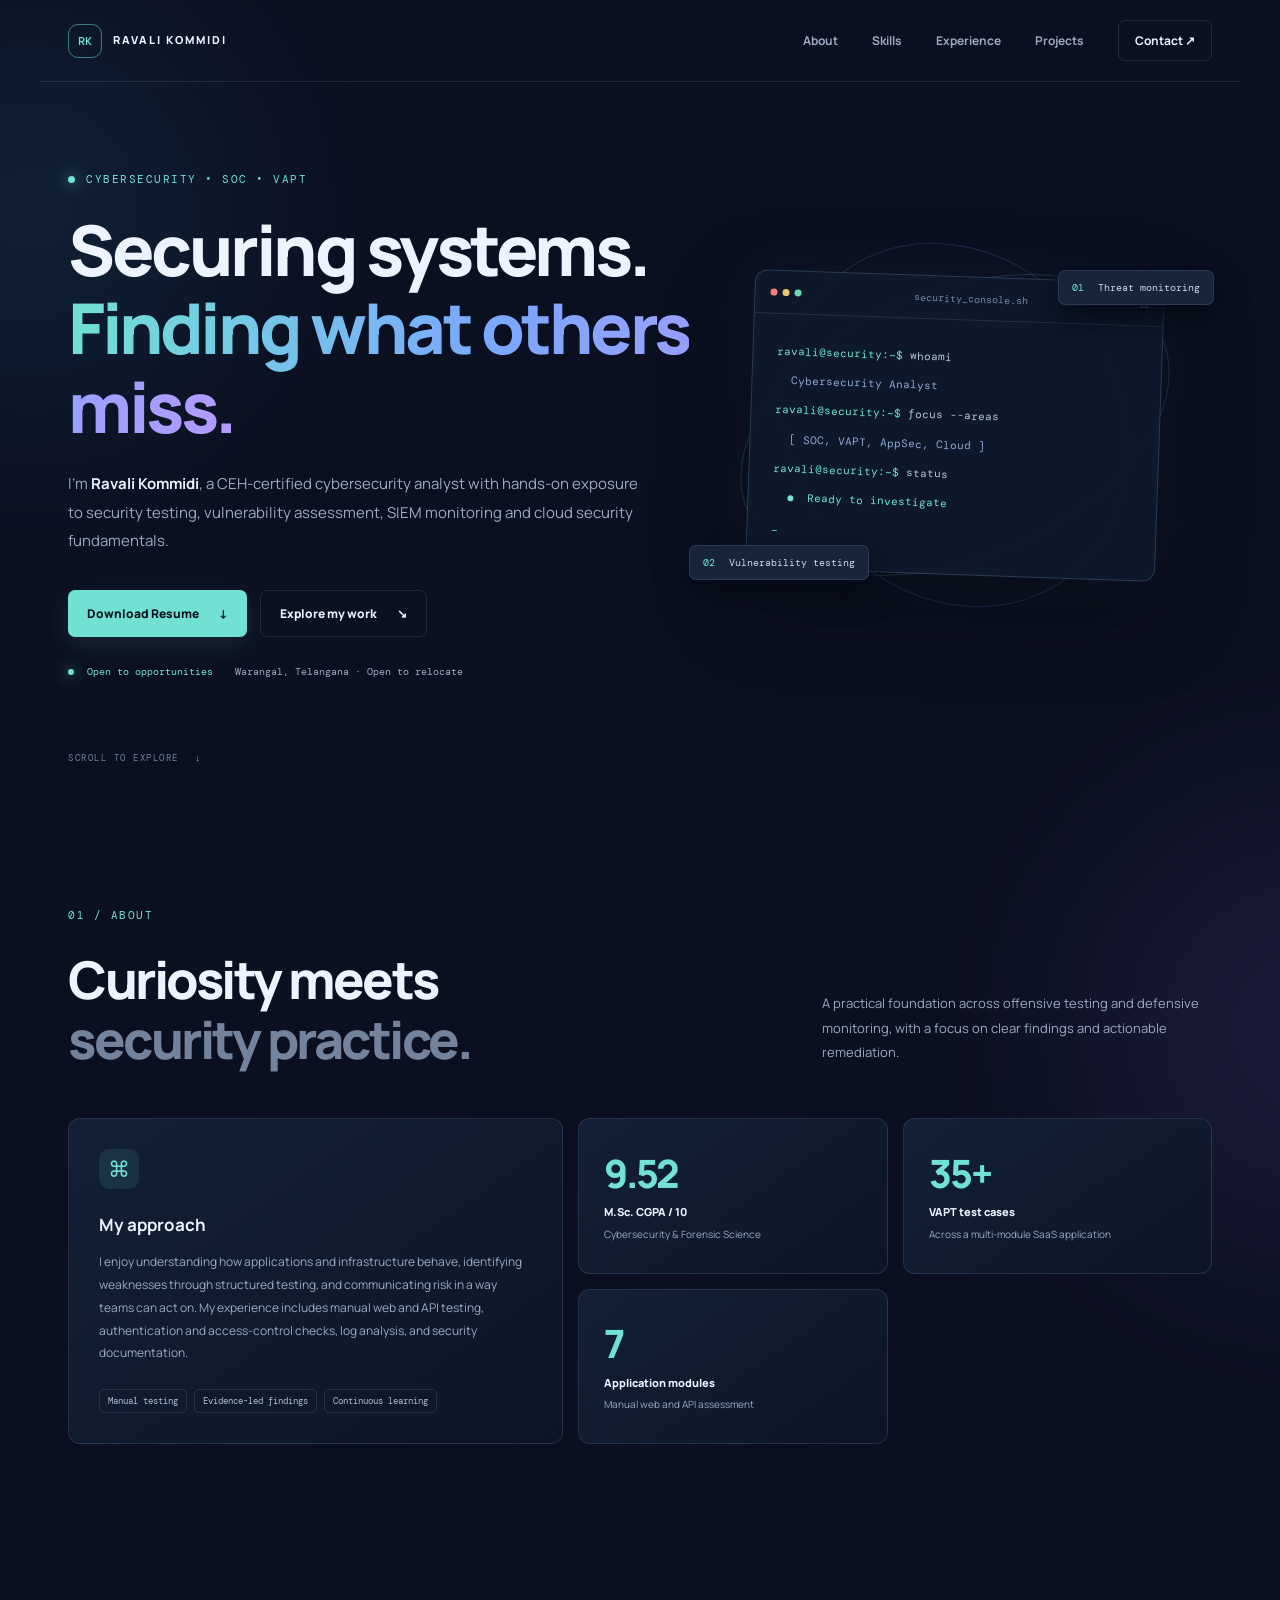
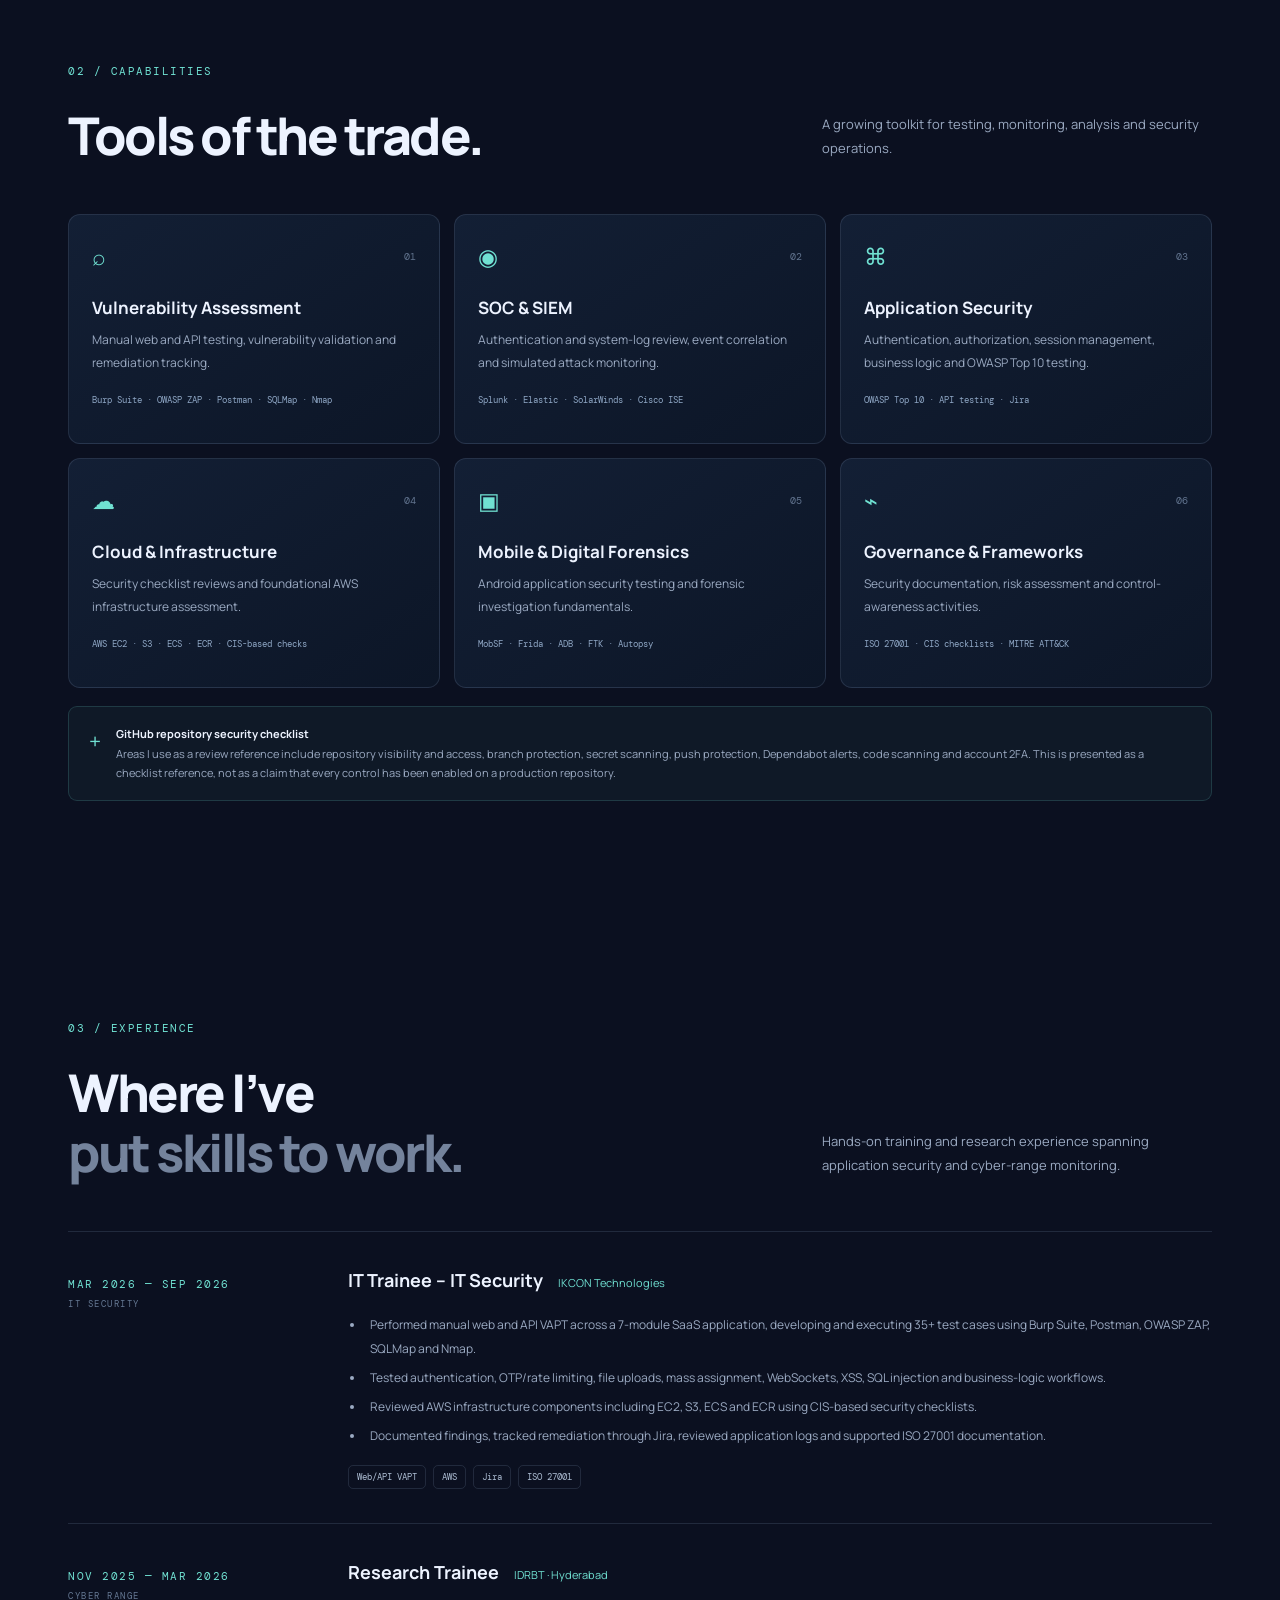
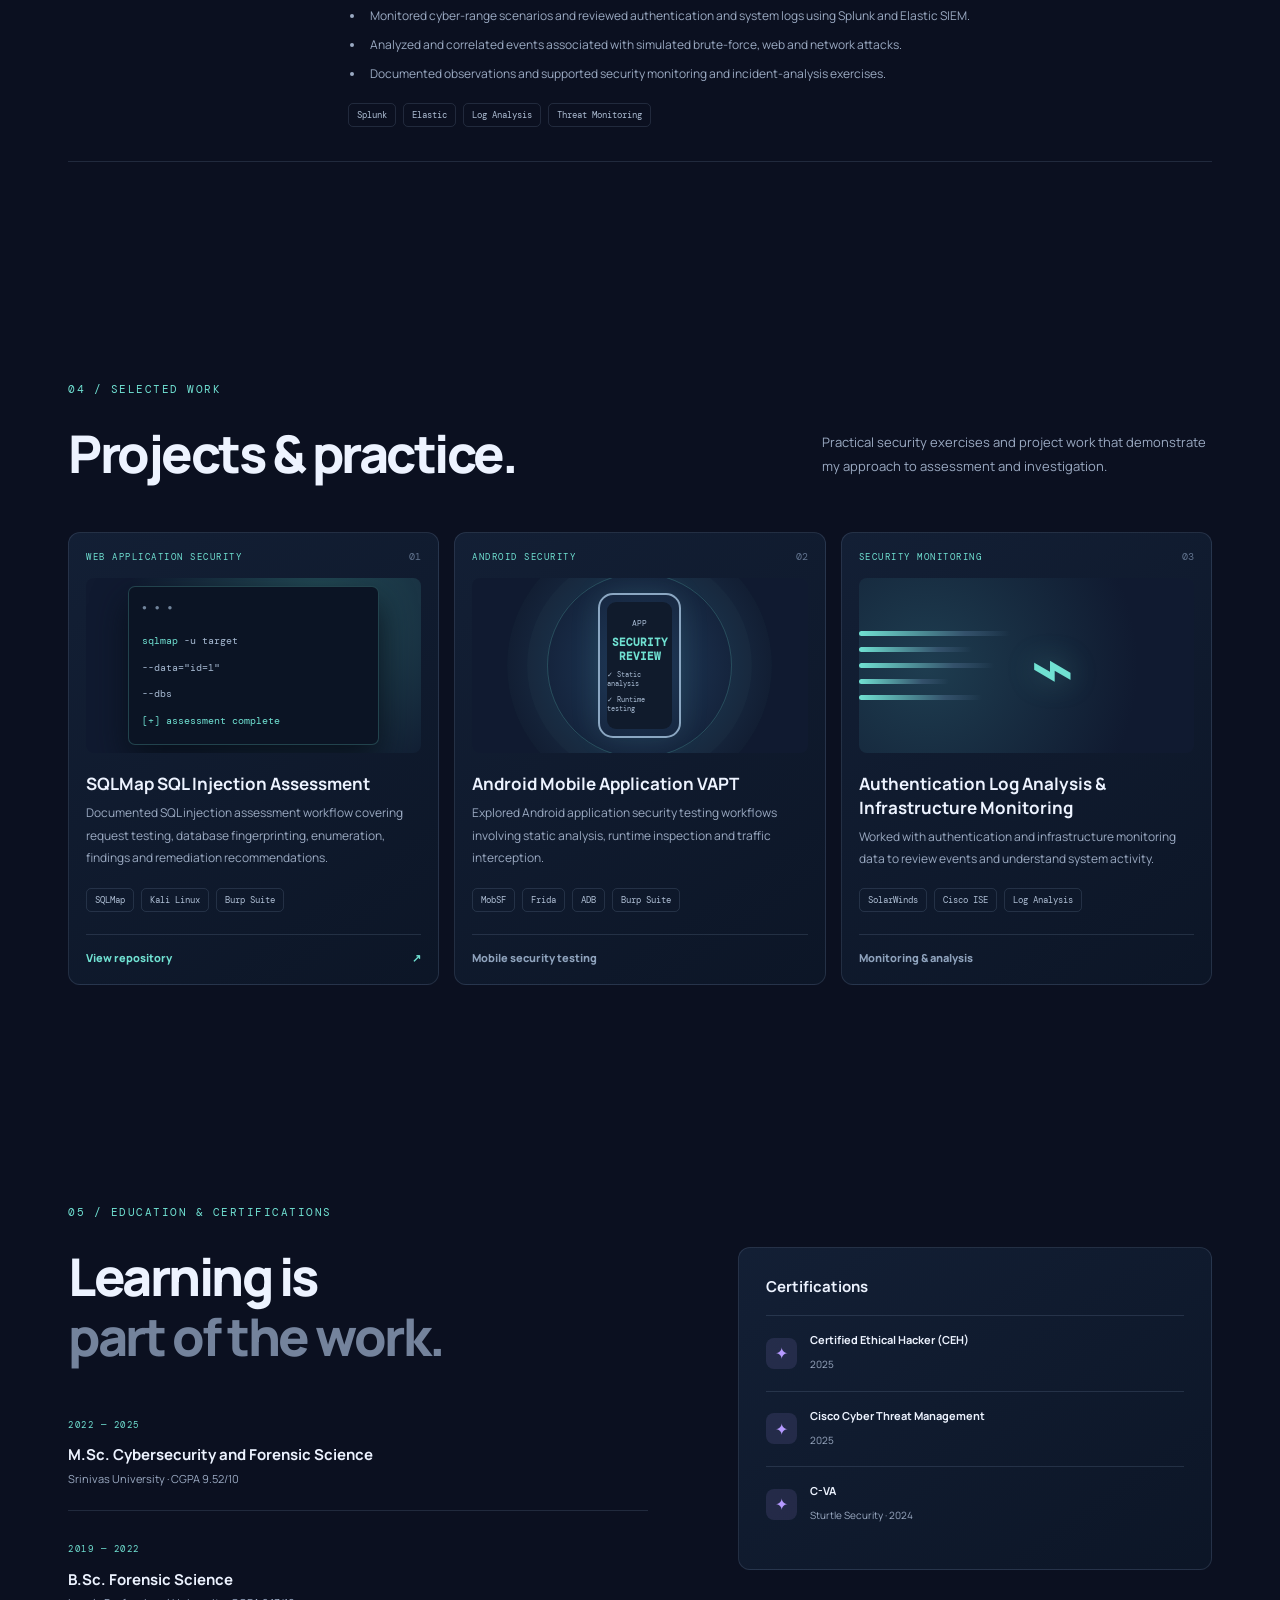
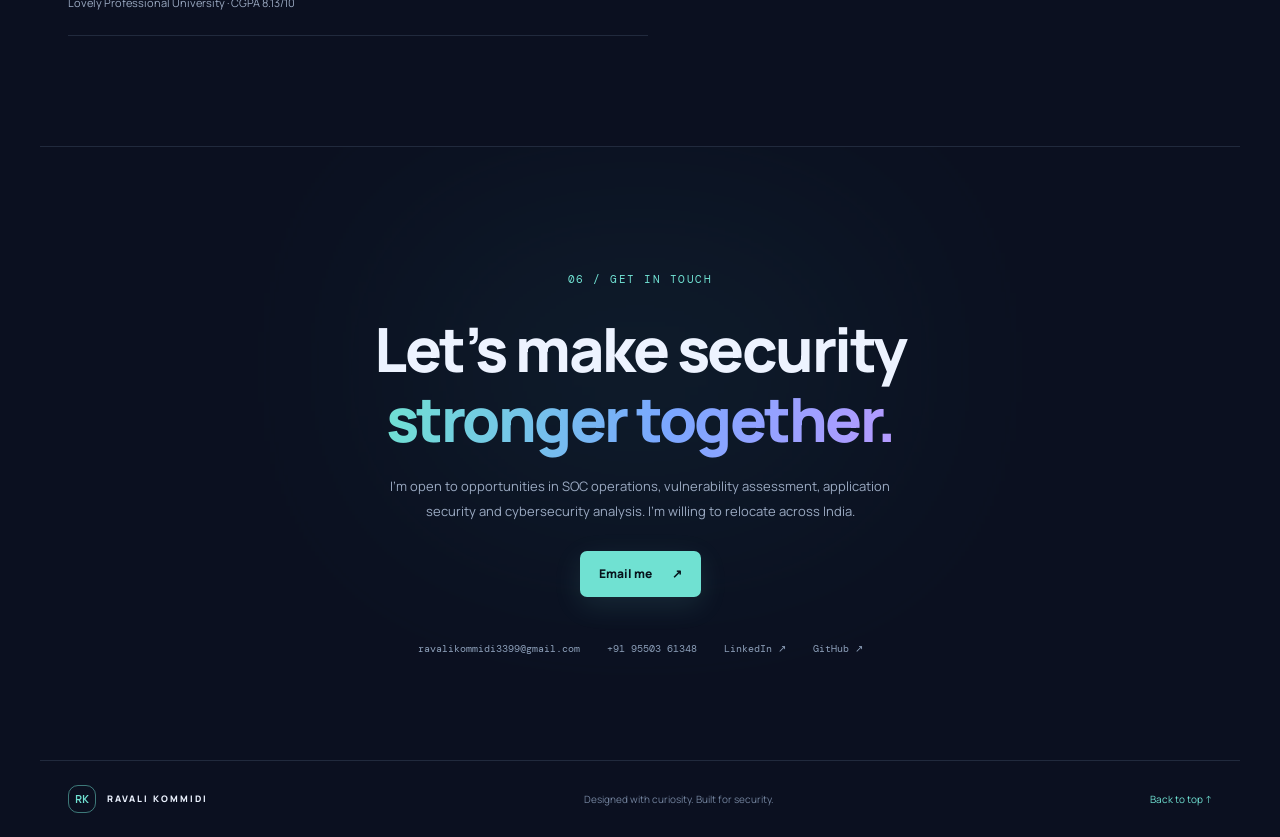
<file: index.html>
<!DOCTYPE html>
<html lang="en">
<head>
  <meta charset="UTF-8" />
  <meta name="viewport" content="width=device-width, initial-scale=1.0" />
  <meta name="description" content="Ravali Kommidi — Cybersecurity Analyst portfolio showcasing SOC, VAPT, application security, SIEM and cloud security work." />
  <meta name="theme-color" content="#0b1020" />
  <title>Ravali Kommidi | Cybersecurity Analyst</title>
  <link rel="preconnect" href="https://fonts.googleapis.com">
  <link rel="preconnect" href="https://fonts.gstatic.com" crossorigin>
  <link href="https://fonts.googleapis.com/css2?family=DM+Mono:wght@400;500&family=Manrope:wght@400;500;600;700;800&display=swap" rel="stylesheet">
  <link rel="stylesheet" href="style.css" />
</head>
<body>
  <div class="ambient ambient-one"></div><div class="ambient ambient-two"></div>
  <header class="site-header">
    <a class="brand" href="#home" aria-label="Ravali Kommidi home"><span class="brand-mark">RK</span><span>RAVALI KOMMIDI</span></a>
    <button class="menu-toggle" aria-label="Toggle navigation" aria-expanded="false">☰</button>
    <nav class="nav-links">
      <a href="#about">About</a><a href="#skills">Skills</a><a href="#experience">Experience</a><a href="#projects">Projects</a><a href="#contact" class="nav-cta">Contact ↗</a>
    </nav>
  </header>

  <main>
    <section class="hero section" id="home">
      <div class="hero-copy">
        <div class="eyebrow"><span class="pulse"></span> CYBERSECURITY • SOC • VAPT</div>
        <h1>Securing systems.<br><span class="gradient-text">Finding what others miss.</span></h1>
        <p class="hero-intro">I’m <strong>Ravali Kommidi</strong>, a CEH-certified cybersecurity analyst with hands-on exposure to security testing, vulnerability assessment, SIEM monitoring and cloud security fundamentals.</p>
        <div class="hero-actions">
          <a class="button button-primary" href="Ravali_Kommidi_Resume.pdf" download>Download Resume <span>↓</span></a>
          <a class="button button-ghost" href="#projects">Explore my work <span>↘</span></a>
        </div>
        <div class="hero-meta"><span><i class="meta-dot"></i> Open to opportunities</span><span>Warangal, Telangana · Open to relocate</span></div>
      </div>
      <div class="hero-visual" aria-label="Cybersecurity terminal illustration">
        <div class="orbit orbit-a"></div><div class="orbit orbit-b"></div>
        <div class="terminal-card">
          <div class="terminal-top"><div class="traffic"><b></b><b></b><b></b></div><span>security_console.sh</span><span class="terminal-lock">⌑</span></div>
          <div class="terminal-body">
            <p><span class="prompt">ravali@security:~$</span> whoami</p>
            <p class="terminal-output">Cybersecurity Analyst</p>
            <p><span class="prompt">ravali@security:~$</span> focus --areas</p>
            <p class="terminal-output">[ SOC, VAPT, AppSec, Cloud ]</p>
            <p><span class="prompt">ravali@security:~$</span> status</p>
            <p class="status-line"><span class="status-indicator"></span> Ready to investigate</p>
            <div class="terminal-cursor">_</div>
          </div>
        </div>
        <div class="floating-chip chip-top"><span>01</span> Threat monitoring</div>
        <div class="floating-chip chip-bottom"><span>02</span> Vulnerability testing</div>
      </div>
      <a class="scroll-cue" href="#about">SCROLL TO EXPLORE <span>↓</span></a>
    </section>

    <section class="section about-section" id="about">
      <div class="section-kicker">01 / ABOUT</div>
      <div class="section-heading-row"><h2>Curiosity meets<br><span class="muted-heading">security practice.</span></h2><p class="section-lead">A practical foundation across offensive testing and defensive monitoring, with a focus on clear findings and actionable remediation.</p></div>
      <div class="about-grid">
        <article class="about-card about-main"><div class="card-icon">⌘</div><h3>My approach</h3><p>I enjoy understanding how applications and infrastructure behave, identifying weaknesses through structured testing, and communicating risk in a way teams can act on. My experience includes manual web and API testing, authentication and access-control checks, log analysis, and security documentation.</p><div class="tag-row"><span>Manual testing</span><span>Evidence-led findings</span><span>Continuous learning</span></div></article>
        <article class="stat-card"><span class="stat-number">9.52</span><span class="stat-label">M.Sc. CGPA / 10</span><span class="stat-foot">Cybersecurity & Forensic Science</span></article>
        <article class="stat-card"><span class="stat-number">35+</span><span class="stat-label">VAPT test cases</span><span class="stat-foot">Across a multi-module SaaS application</span></article>
        <article class="stat-card"><span class="stat-number">7</span><span class="stat-label">Application modules</span><span class="stat-foot">Manual web and API assessment</span></article>
      </div>
    </section>

    <section class="section skills-section" id="skills">
      <div class="section-kicker">02 / CAPABILITIES</div>
      <div class="section-heading-row"><h2>Tools of the trade.</h2><p class="section-lead">A growing toolkit for testing, monitoring, analysis and security operations.</p></div>
      <div class="skill-grid">
        <article class="skill-card"><div class="skill-head"><span class="skill-symbol">⌕</span><span class="skill-index">01</span></div><h3>Vulnerability Assessment</h3><p>Manual web and API testing, vulnerability validation and remediation tracking.</p><div class="skill-tags">Burp Suite · OWASP ZAP · Postman · SQLMap · Nmap</div></article>
        <article class="skill-card"><div class="skill-head"><span class="skill-symbol">◉</span><span class="skill-index">02</span></div><h3>SOC & SIEM</h3><p>Authentication and system-log review, event correlation and simulated attack monitoring.</p><div class="skill-tags">Splunk · Elastic · SolarWinds · Cisco ISE</div></article>
        <article class="skill-card"><div class="skill-head"><span class="skill-symbol">⌘</span><span class="skill-index">03</span></div><h3>Application Security</h3><p>Authentication, authorization, session management, business logic and OWASP Top 10 testing.</p><div class="skill-tags">OWASP Top 10 · API testing · Jira</div></article>
        <article class="skill-card"><div class="skill-head"><span class="skill-symbol">☁</span><span class="skill-index">04</span></div><h3>Cloud & Infrastructure</h3><p>Security checklist reviews and foundational AWS infrastructure assessment.</p><div class="skill-tags">AWS EC2 · S3 · ECS · ECR · CIS-based checks</div></article>
        <article class="skill-card"><div class="skill-head"><span class="skill-symbol">▣</span><span class="skill-index">05</span></div><h3>Mobile & Digital Forensics</h3><p>Android application security testing and forensic investigation fundamentals.</p><div class="skill-tags">MobSF · Frida · ADB · FTK · Autopsy</div></article>
        <article class="skill-card"><div class="skill-head"><span class="skill-symbol">⌁</span><span class="skill-index">06</span></div><h3>Governance & Frameworks</h3><p>Security documentation, risk assessment and control-awareness activities.</p><div class="skill-tags">ISO 27001 · CIS checklists · MITRE ATT&CK</div></article>
      </div>
      <div class="checklist-note"><span class="note-mark">+</span><p><strong>GitHub repository security checklist</strong><br>Areas I use as a review reference include repository visibility and access, branch protection, secret scanning, push protection, Dependabot alerts, code scanning and account 2FA. This is presented as a checklist reference, not as a claim that every control has been enabled on a production repository.</p></div>
    </section>

    <section class="section experience-section" id="experience">
      <div class="section-kicker">03 / EXPERIENCE</div>
      <div class="section-heading-row"><h2>Where I’ve<br><span class="muted-heading">put skills to work.</span></h2><p class="section-lead">Hands-on training and research experience spanning application security and cyber-range monitoring.</p></div>
      <div class="timeline">
        <article class="timeline-item"><div class="timeline-date">MAR 2026 — SEP 2026 <span>IT SECURITY</span></div><div class="timeline-content"><div class="timeline-title"><h3>IT Trainee – IT Security</h3><span class="company">IKCON Technologies</span></div><ul><li>Performed manual web and API VAPT across a 7-module SaaS application, developing and executing 35+ test cases using Burp Suite, Postman, OWASP ZAP, SQLMap and Nmap.</li><li>Tested authentication, OTP/rate limiting, file uploads, mass assignment, WebSockets, XSS, SQL injection and business-logic workflows.</li><li>Reviewed AWS infrastructure components including EC2, S3, ECS and ECR using CIS-based security checklists.</li><li>Documented findings, tracked remediation through Jira, reviewed application logs and supported ISO 27001 documentation.</li></ul><div class="timeline-tags"><span>Web/API VAPT</span><span>AWS</span><span>Jira</span><span>ISO 27001</span></div></div></article>
        <article class="timeline-item"><div class="timeline-date">NOV 2025 — MAR 2026 <span>CYBER RANGE</span></div><div class="timeline-content"><div class="timeline-title"><h3>Research Trainee</h3><span class="company">IDRBT · Hyderabad</span></div><ul><li>Monitored cyber-range scenarios and reviewed authentication and system logs using Splunk and Elastic SIEM.</li><li>Analyzed and correlated events associated with simulated brute-force, web and network attacks.</li><li>Documented observations and supported security monitoring and incident-analysis exercises.</li></ul><div class="timeline-tags"><span>Splunk</span><span>Elastic</span><span>Log Analysis</span><span>Threat Monitoring</span></div></div></article>
      </div>
    </section>

    <section class="section projects-section" id="projects">
      <div class="section-kicker">04 / SELECTED WORK</div>
      <div class="section-heading-row"><h2>Projects & practice.</h2><p class="section-lead">Practical security exercises and project work that demonstrate my approach to assessment and investigation.</p></div>
      <div class="project-grid">
        <article class="project-card project-featured"><div class="project-topline"><span class="project-type">WEB APPLICATION SECURITY</span><span class="project-number">01</span></div><div class="project-art art-sql"><div class="code-window"><div class="code-dots">● ● ●</div><code><span>sqlmap</span> -u target<br>--data="id=1"<br>--dbs<br><em>[+] assessment complete</em></code></div></div><h3>SQLMap SQL Injection Assessment</h3><p>Documented SQL injection assessment workflow covering request testing, database fingerprinting, enumeration, findings and remediation recommendations.</p><div class="project-tags"><span>SQLMap</span><span>Kali Linux</span><span>Burp Suite</span></div><a class="project-link" href="https://github.com/7856924/SQLMap-SQL-Injection-Assessment" target="_blank" rel="noopener">View repository <span>↗</span></a></article>
        <article class="project-card"><div class="project-topline"><span class="project-type">ANDROID SECURITY</span><span class="project-number">02</span></div><div class="project-art art-mobile"><div class="phone-shape"><div class="phone-screen"><span>APP</span><b>SECURITY<br>REVIEW</b><i>✓ Static analysis</i><i>✓ Runtime testing</i></div></div><div class="scan-ring"></div></div><h3>Android Mobile Application VAPT</h3><p>Explored Android application security testing workflows involving static analysis, runtime inspection and traffic interception.</p><div class="project-tags"><span>MobSF</span><span>Frida</span><span>ADB</span><span>Burp Suite</span></div><span class="project-link project-static">Mobile security testing</span></article>
        <article class="project-card"><div class="project-topline"><span class="project-type">SECURITY MONITORING</span><span class="project-number">03</span></div><div class="project-art art-monitor"><div class="monitor-lines"><i></i><i></i><i></i><i></i><i></i></div><div class="monitor-chart">⌁</div></div><h3>Authentication Log Analysis & Infrastructure Monitoring</h3><p>Worked with authentication and infrastructure monitoring data to review events and understand system activity.</p><div class="project-tags"><span>SolarWinds</span><span>Cisco ISE</span><span>Log Analysis</span></div><span class="project-link project-static">Monitoring & analysis</span></article>
      </div>
    </section>

    <section class="section education-section" id="education">
      <div class="section-kicker">05 / EDUCATION & CERTIFICATIONS</div>
      <div class="education-grid">
        <div><h2>Learning is<br><span class="muted-heading">part of the work.</span></h2><div class="education-item"><span class="edu-year">2022 — 2025</span><h3>M.Sc. Cybersecurity and Forensic Science</h3><p>Srinivas University · CGPA 9.52/10</p></div><div class="education-item"><span class="edu-year">2019 — 2022</span><h3>B.Sc. Forensic Science</h3><p>Lovely Professional University · CGPA 8.13/10</p></div></div>
        <div class="cert-panel"><h3>Certifications</h3><div class="cert-item"><span class="cert-icon">✦</span><div><strong>Certified Ethical Hacker (CEH)</strong><small>2025</small></div></div><div class="cert-item"><span class="cert-icon">✦</span><div><strong>Cisco Cyber Threat Management</strong><small>2025</small></div></div><div class="cert-item"><span class="cert-icon">✦</span><div><strong>C-VA</strong><small>Sturtle Security · 2024</small></div></div></div>
      </div>
    </section>

    <section class="contact-section section" id="contact">
      <div class="contact-orb"></div><div class="section-kicker">06 / GET IN TOUCH</div>
      <h2>Let’s make security<br><span class="gradient-text">stronger together.</span></h2>
      <p>I’m open to opportunities in SOC operations, vulnerability assessment, application security and cybersecurity analysis. I’m willing to relocate across India.</p>
      <a class="button button-primary contact-button" href="mailto:ravalikommidi3399@gmail.com">Email me <span>↗</span></a>
      <div class="contact-links"><a href="mailto:ravalikommidi3399@gmail.com">ravalikommidi3399@gmail.com</a><a href="tel:+919550361348">+91 95503 61348</a><a href="https://www.linkedin.com/in/ravali-kommidi-259216221" target="_blank" rel="noopener">LinkedIn ↗</a><a href="https://github.com/7856924" target="_blank" rel="noopener">GitHub ↗</a></div>
    </section>
  </main>
  <footer><a class="brand" href="#home"><span class="brand-mark">RK</span><span>RAVALI KOMMIDI</span></a><span>Designed with curiosity. Built for security.</span><a href="#home">Back to top ↑</a></footer>
  <script src="script.js"></script>
</body>
</html>
</file>
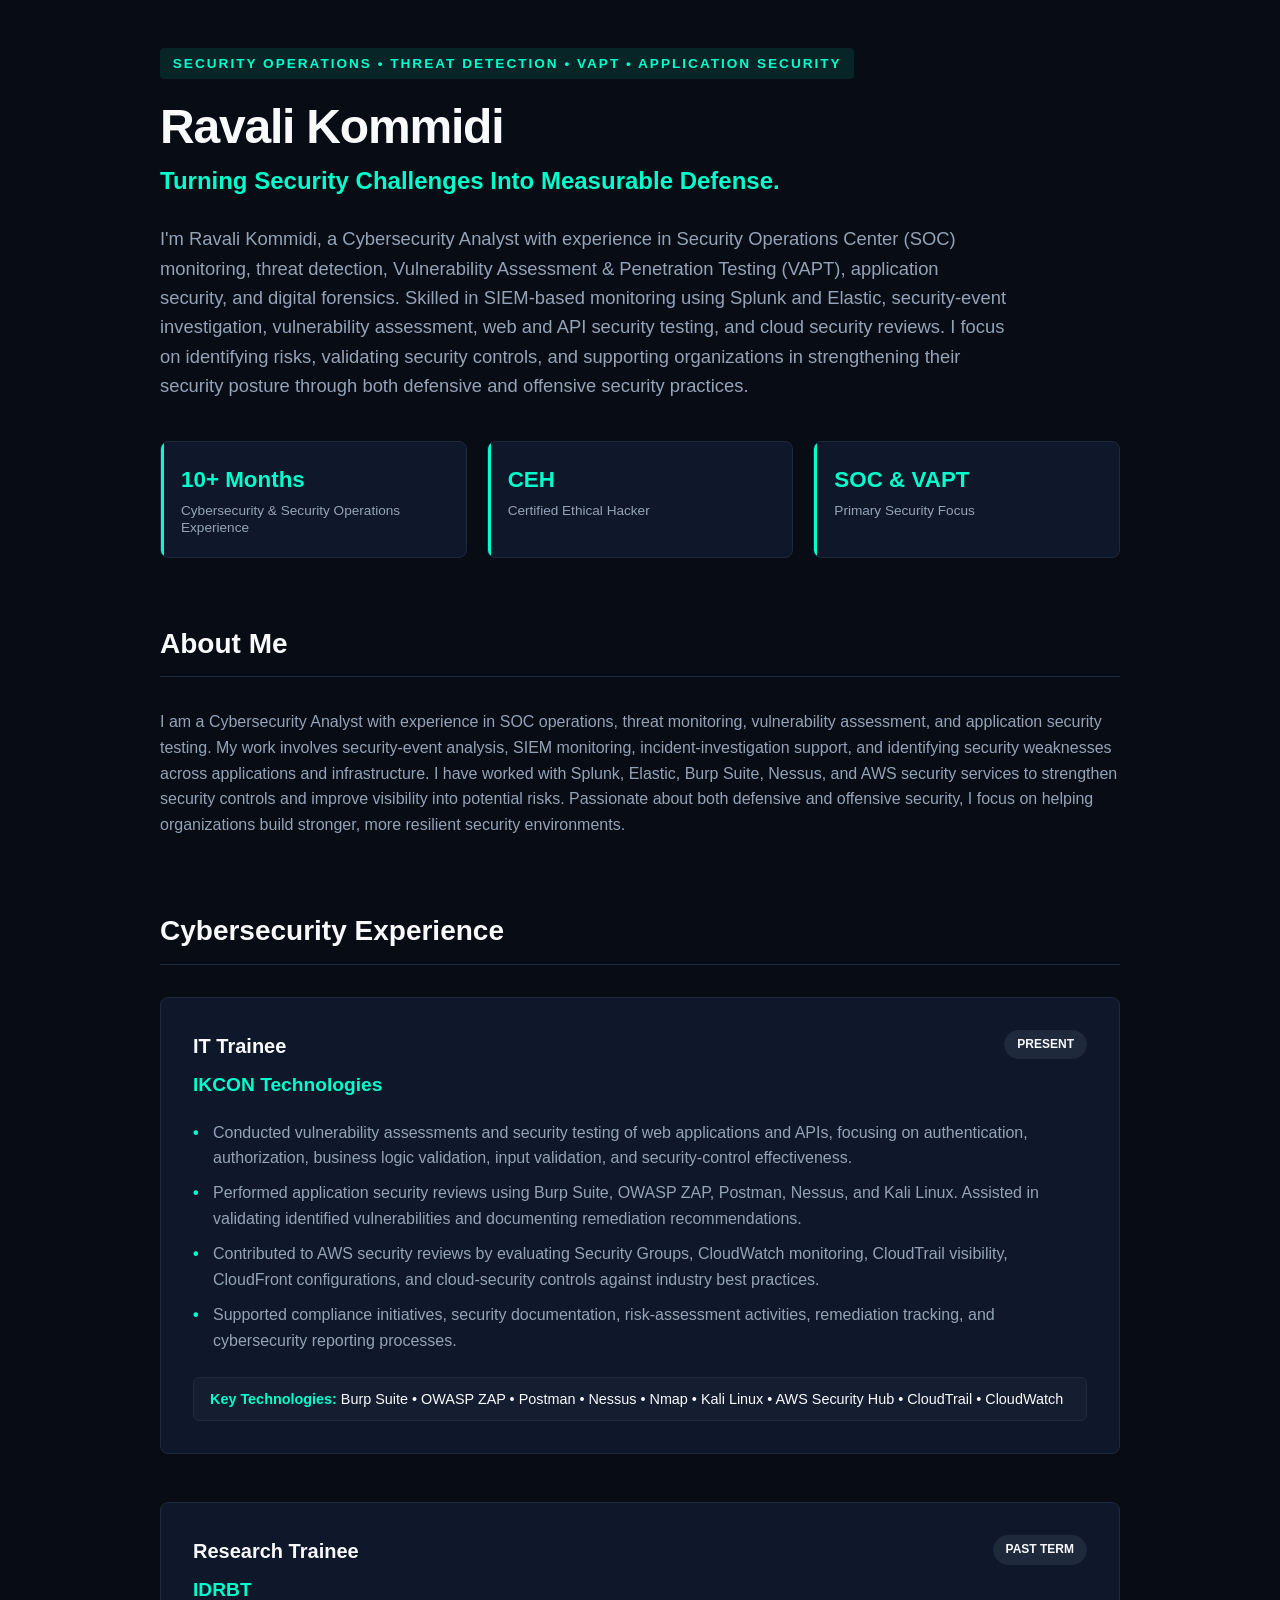
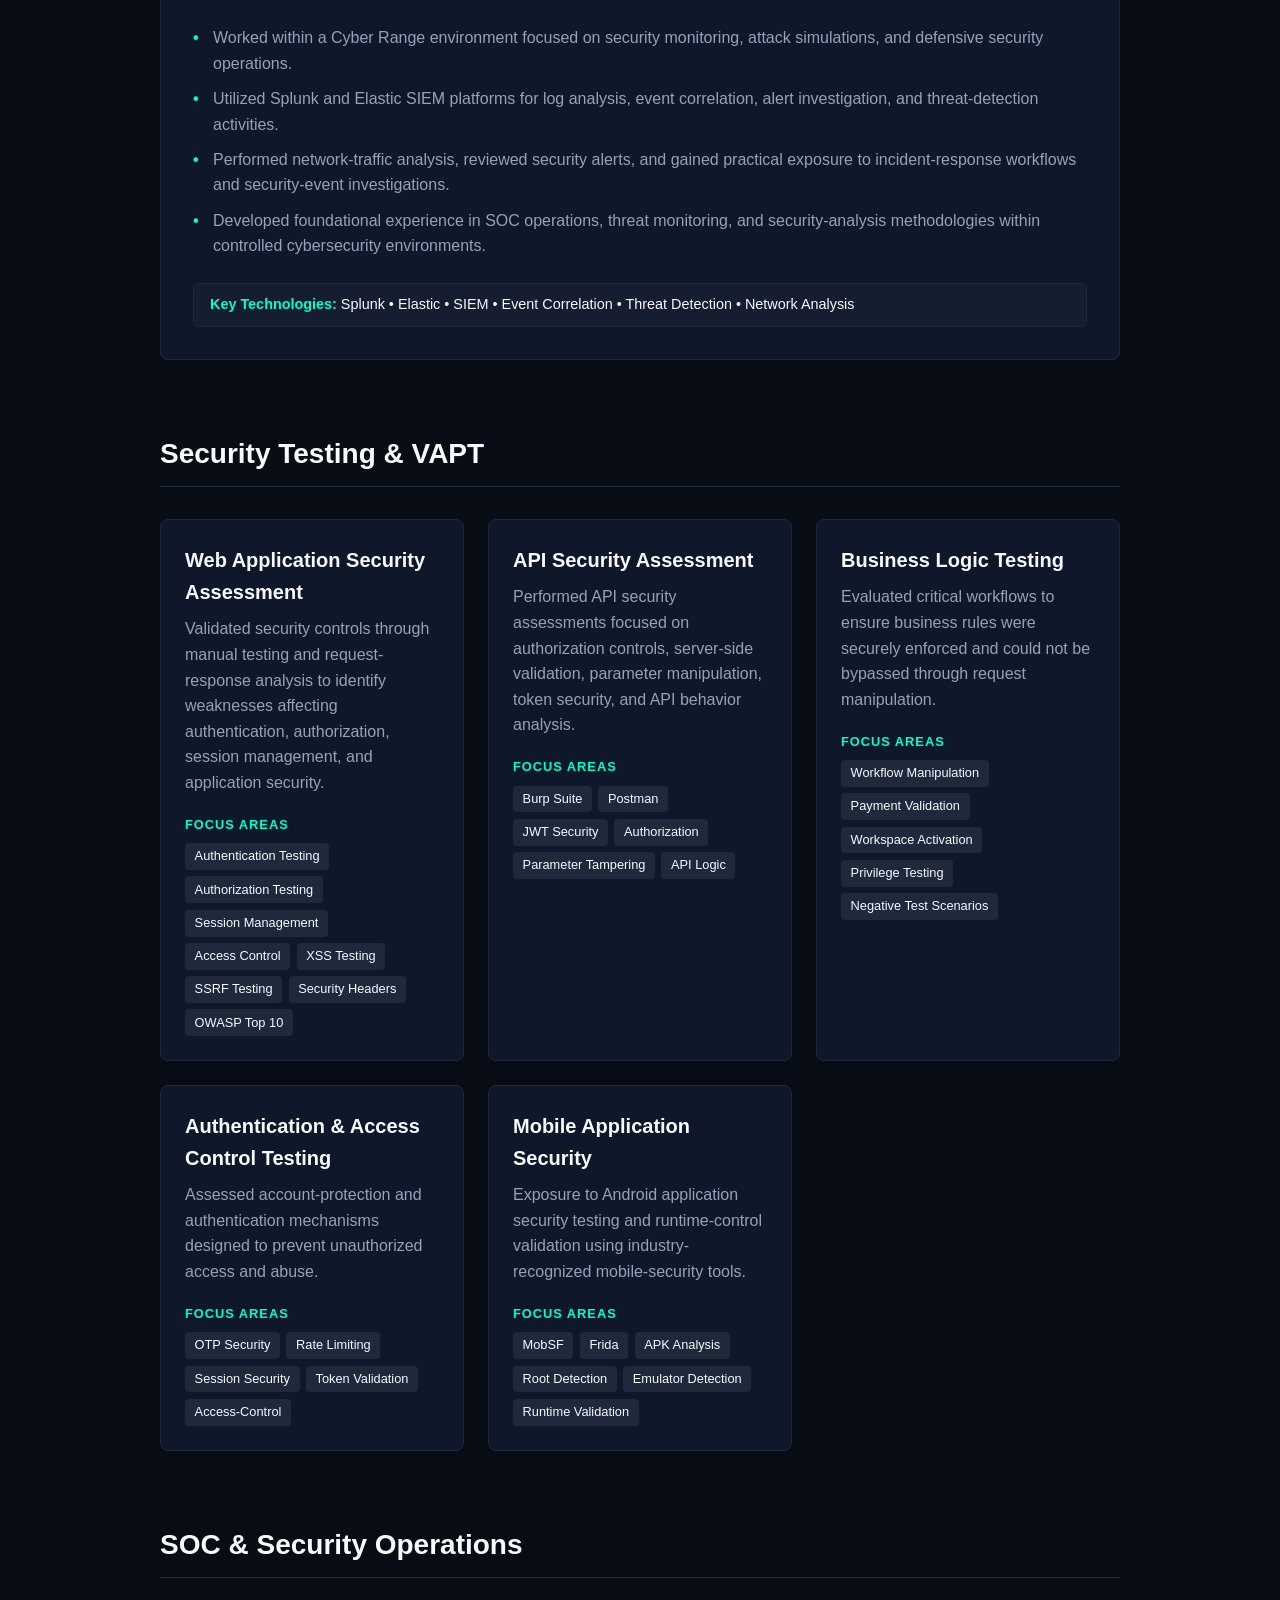
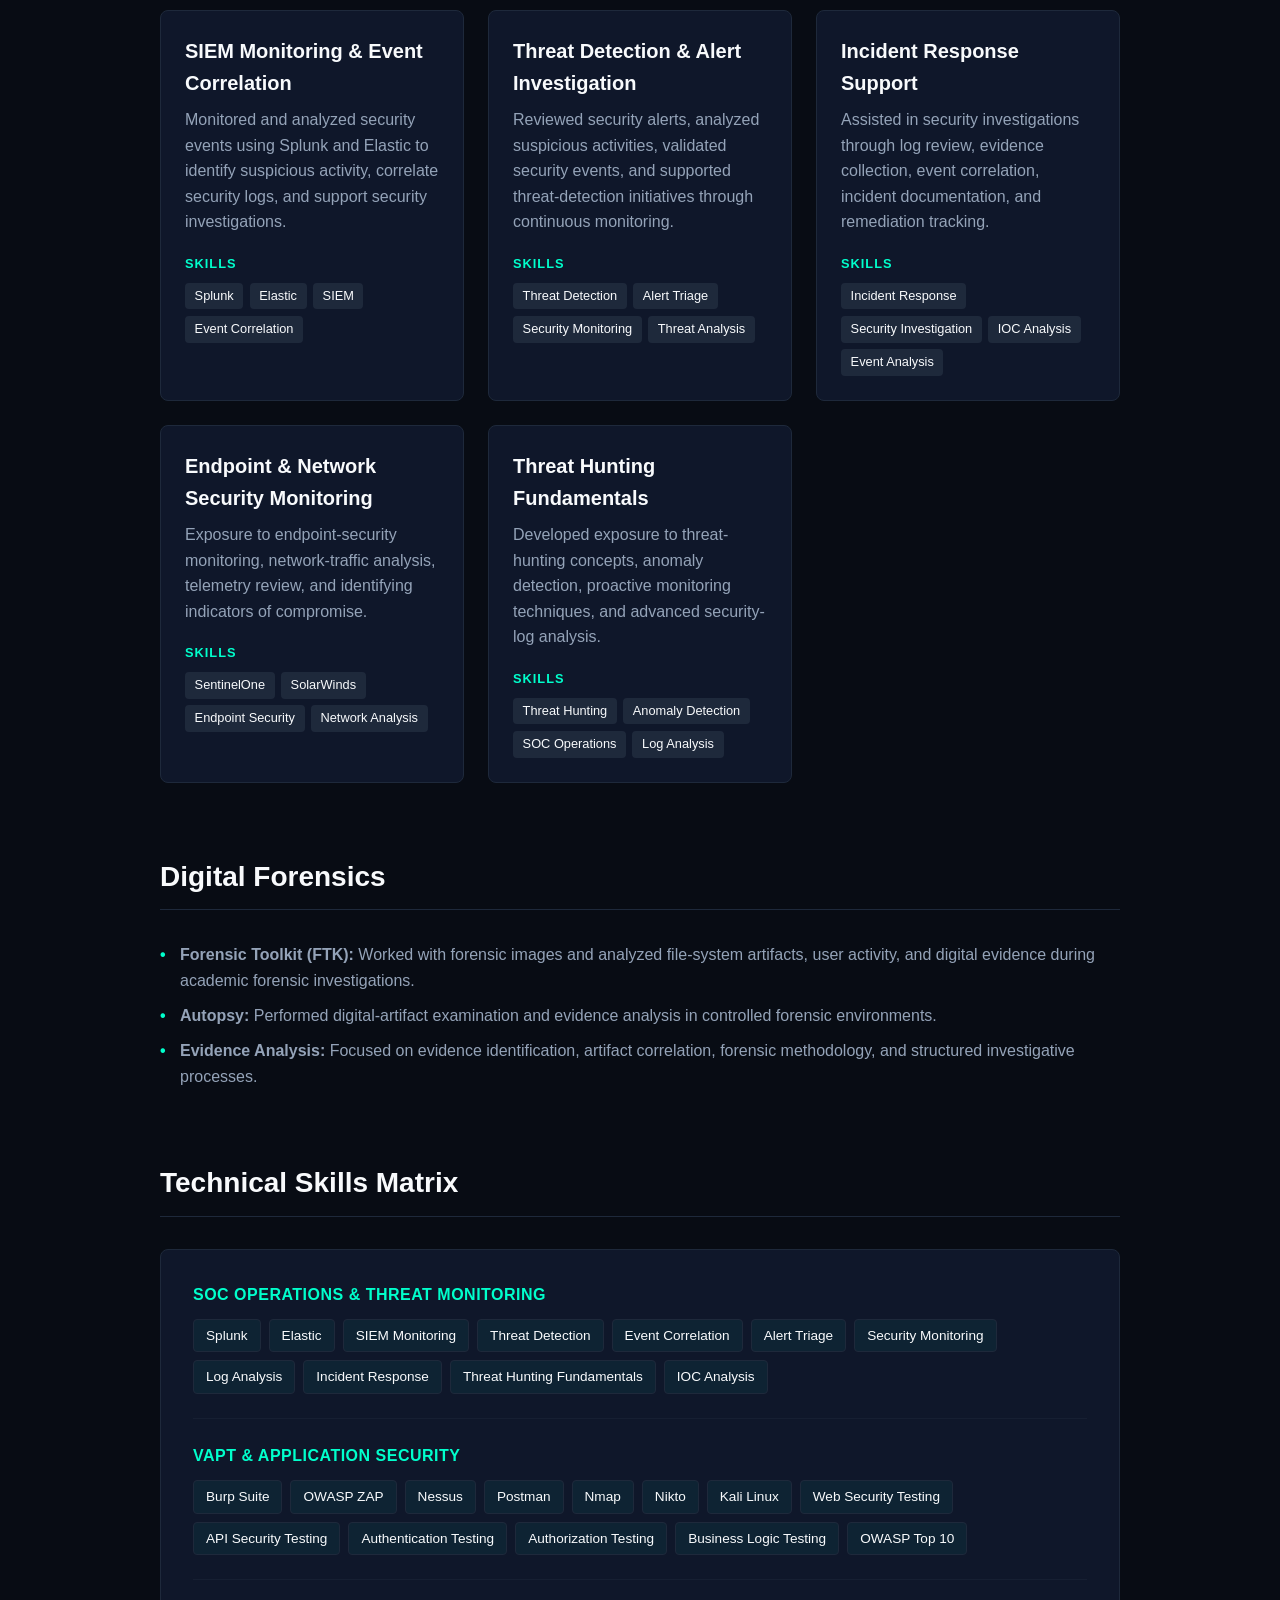
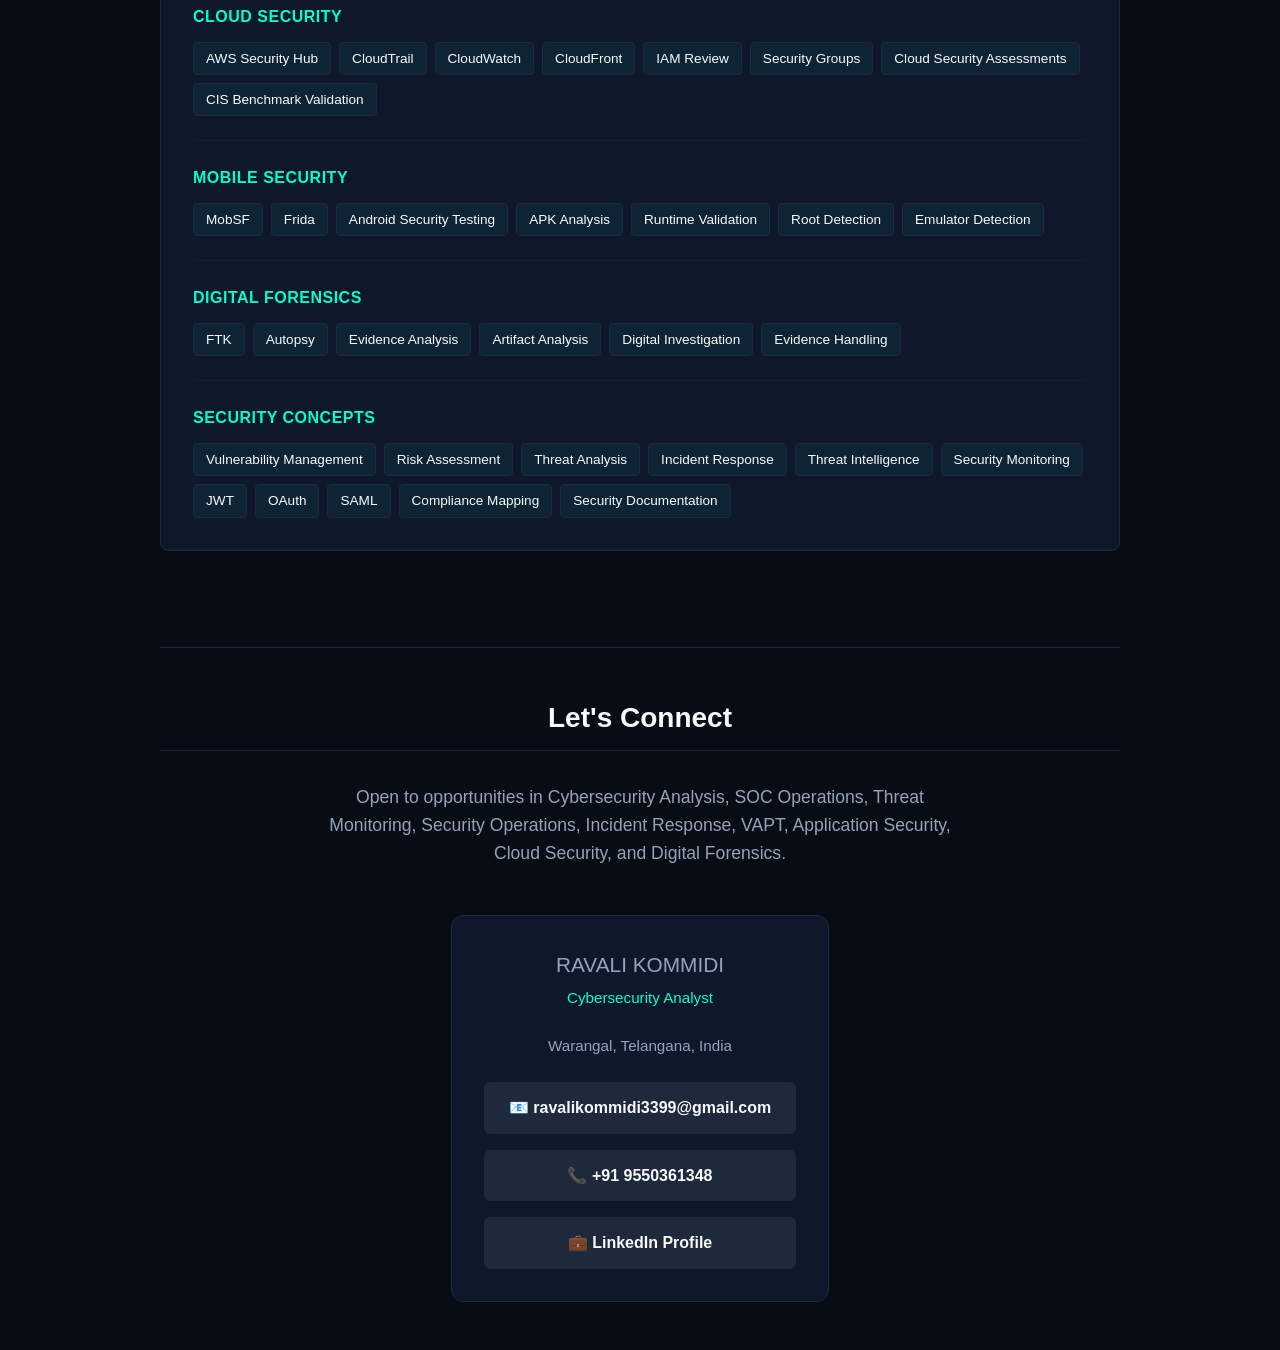
<file: portfolio.html>
<!DOCTYPE html>
<html lang="en">
<head>
    <meta charset="UTF-8">
    <meta name="viewport" content="width=device-width, initial-scale=1.0">
    <title>Ravali Kommidi | Cybersecurity Portfolio</title>
    <style>
        :root {
            --bg-color: #080c14;
            --card-bg: #0f172a;
            --text-main: #f8fafc;
            --text-muted: #94a3b8;
            --accent: #00ffcc;
            --accent-glow: rgba(0, 255, 204, 0.1);
            --border: #1e293b;
        }

        * {
            box-sizing: border-box;
            margin: 0;
            padding: 0;
        }

        body {
            background-color: var(--bg-color);
            color: var(--text-main);
            font-family: -apple-system, BlinkMacSystemFont, "Segoe UI", Roboto, sans-serif;
            line-height: 1.6;
            padding: 3rem 1.5rem;
        }

        .container {
            max-width: 960px;
            margin: 0 auto;
        }

        header {
            margin-bottom: 4rem;
        }

        .kicker {
            color: var(--accent);
            text-transform: uppercase;
            font-size: 0.85rem;
            letter-spacing: 2px;
            font-weight: 700;
            margin-bottom: 1.2rem;
            display: inline-block;
            background: var(--accent-glow);
            padding: 0.3rem 0.8rem;
            border-radius: 4px;
        }

        h1 {
            font-size: 3rem;
            line-height: 1.15;
            margin-bottom: 0.5rem;
            font-weight: 800;
            letter-spacing: -0.025em;
        }

        .tagline {
            font-size: 1.5rem;
            color: var(--accent);
            font-weight: 600;
            margin-bottom: 1.5rem;
        }

        .lead {
            font-size: 1.15rem;
            color: var(--text-muted);
            max-width: 850px;
            margin-bottom: 2.5rem;
        }

        .metrics-grid {
            display: grid;
            grid-template-columns: repeat(auto-fit, minmax(220px, 1fr));
            gap: 1.25rem;
            margin-bottom: 2rem;
        }

        .metric-card {
            background: var(--card-bg);
            border: 1px solid var(--border);
            padding: 1.25rem;
            border-radius: 8px;
            position: relative;
            overflow: hidden;
        }

        .metric-card::before {
            content: '';
            position: absolute;
            top: 0;
            left: 0;
            width: 3px;
            height: 100%;
            background: var(--accent);
        }

        .metric-card strong {
            font-size: 1.4rem;
            color: var(--accent);
            display: block;
            margin-bottom: 0.25rem;
        }

        .metric-card span {
            display: block;
            font-size: 0.85rem;
            color: var(--text-muted);
            line-height: 1.3;
        }

        section {
            margin-bottom: 4.5rem;
        }

        h2 {
            font-size: 1.75rem;
            border-bottom: 1px solid var(--border);
            padding-bottom: 0.6rem;
            margin-bottom: 2rem;
            color: var(--text-main);
        }

        h3 {
            font-size: 1.25rem;
            color: var(--text-main);
            margin-bottom: 0.5rem;
        }

        p {
            color: var(--text-muted);
            margin-bottom: 1.2rem;
        }

        ul {
            list-style: none;
            margin-bottom: 1.5rem;
        }

        li {
            color: var(--text-muted);
            position: relative;
            padding-left: 1.25rem;
            margin-bottom: 0.6rem;
        }

        li::before {
            content: '•';
            color: var(--accent);
            position: absolute;
            left: 0;
            font-weight: bold;
        }

        .timeline-item {
            margin-bottom: 3rem;
            background: var(--card-bg);
            border: 1px solid var(--border);
            padding: 2rem;
            border-radius: 8px;
        }

        .item-header {
            display: flex;
            justify-content: space-between;
            align-items: flex-start;
            flex-wrap: wrap;
            gap: 0.5rem;
            margin-bottom: 1.2rem;
        }

        .item-company {
            color: var(--accent);
            font-weight: 700;
            font-size: 1.2rem;
        }

        .item-badge {
            background: #1e293b;
            color: var(--text-main);
            font-size: 0.75rem;
            padding: 0.25rem 0.75rem;
            border-radius: 50px;
            text-transform: uppercase;
            font-weight: 600;
            border: 1px solid var(--border);
        }

        .tech-keys {
            margin-top: 1rem;
            font-size: 0.9rem;
            color: var(--text-main);
            background: rgba(30, 41, 59, 0.4);
            padding: 0.6rem 1rem;
            border-radius: 6px;
            border: 1px solid var(--border);
        }

        .tech-keys strong {
            color: var(--accent);
        }

        .domain-grid {
            display: grid;
            grid-template-columns: repeat(auto-fit, minmax(280px, 1fr));
            gap: 1.5rem;
        }

        .domain-card {
            background: var(--card-bg);
            border: 1px solid var(--border);
            padding: 1.5rem;
            border-radius: 8px;
            transition: border-color 0.25s;
        }

        .domain-card:hover {
            border-color: var(--accent);
        }

        .focus-title {
            font-size: 0.8rem;
            text-transform: uppercase;
            color: var(--accent);
            letter-spacing: 1px;
            margin-top: 1rem;
            margin-bottom: 0.5rem;
            font-weight: 700;
        }

        .focus-tags {
            display: flex;
            flex-wrap: wrap;
            gap: 0.4rem;
        }

        .focus-tag {
            background: #1e293b;
            color: var(--text-main);
            font-size: 0.8rem;
            padding: 0.2rem 0.6rem;
            border-radius: 4px;
        }

        .skills-container {
            background: var(--card-bg);
            border: 1px solid var(--border);
            padding: 2rem;
            border-radius: 8px;
        }

        .skills-row {
            margin-bottom: 1.5rem;
            padding-bottom: 1.5rem;
            border-bottom: 1px solid rgba(30, 41, 59, 0.5);
        }

        .skills-row:last-child {
            margin-bottom: 0;
            padding-bottom: 0;
            border-bottom: none;
        }

        .skills-row h3 {
            font-size: 1rem;
            color: var(--accent);
            margin-bottom: 0.75rem;
            text-transform: uppercase;
            letter-spacing: 0.5px;
        }

        .skills-list {
            display: flex;
            flex-wrap: wrap;
            gap: 0.5rem;
        }

        .skill-badge {
            background: rgba(0, 255, 204, 0.05);
            color: var(--text-main);
            border: 1px solid var(--border);
            font-size: 0.85rem;
            padding: 0.3rem 0.75rem;
            border-radius: 4px;
        }

        footer {
            border-top: 1px solid var(--border);
            padding-top: 3rem;
            margin-top: 6rem;
            text-align: center;
        }

        .connect-box {
            background: var(--card-bg);
            border: 1px solid var(--border);
            padding: 2rem;
            border-radius: 12px;
            display: inline-block;
            min-width: 320px;
            margin-top: 1.5rem;
        }

        .links-flex {
            display: flex;
            flex-direction: column;
            gap: 1rem;
            margin-top: 1.5rem;
        }

        .btn-link {
            background: #1e293b;
            color: var(--text-main);
            text-decoration: none;
            padding: 0.75rem 1.5rem;
            border-radius: 6px;
            font-weight: 600;
            border: 1px solid var(--border);
            transition: all 0.2s;
        }

        .btn-link:hover {
            background: var(--accent);
            color: var(--bg-color);
            border-color: var(--accent);
        }
    </style>
</head>
<body>

<div class="container">

    <header>
        <div class="kicker">
            Security Operations • Threat Detection • VAPT • Application Security
        </div>
        <h1>Ravali Kommidi</h1>
        <div class="tagline">Turning Security Challenges Into Measurable Defense.</div>
        <p class="lead">
            I'm Ravali Kommidi, a Cybersecurity Analyst with experience in Security Operations Center (SOC) monitoring, threat detection, Vulnerability Assessment & Penetration Testing (VAPT), application security, and digital forensics. Skilled in SIEM-based monitoring using Splunk and Elastic, security-event investigation, vulnerability assessment, web and API security testing, and cloud security reviews. I focus on identifying risks, validating security controls, and supporting organizations in strengthening their security posture through both defensive and offensive security practices.
        </p>

        <div class="metrics-grid">
            <div class="metric-card">
                <strong>10+ Months</strong>
                <span>Cybersecurity & Security Operations Experience</span>
            </div>
            <div class="metric-card">
                <strong>CEH</strong>
                <span>Certified Ethical Hacker</span>
            </div>
            <div class="metric-card">
                <strong>SOC & VAPT</strong>
                <span>Primary Security Focus</span>
            </div>
        </div>
    </header>

    <section>
        <h2>About Me</h2>
        <p>
            I am a Cybersecurity Analyst with experience in SOC operations, threat monitoring, vulnerability assessment, and application security testing. My work involves security-event analysis, SIEM monitoring, incident-investigation support, and identifying security weaknesses across applications and infrastructure. I have worked with Splunk, Elastic, Burp Suite, Nessus, and AWS security services to strengthen security controls and improve visibility into potential risks. Passionate about both defensive and offensive security, I focus on helping organizations build stronger, more resilient security environments.
        </p>
    </section>

    <section>
        <h2>Cybersecurity Experience</h2>
        
        <div class="timeline-item">
            <div class="item-header">
                <div>
                    <h3>IT Trainee</h3>
                    <div class="item-company">IKCON Technologies</div>
                </div>
                <span class="item-badge">Present</span>
            </div>
            <ul>
                <li>Conducted vulnerability assessments and security testing of web applications and APIs, focusing on authentication, authorization, business logic validation, input validation, and security-control effectiveness.</li>
                <li>Performed application security reviews using Burp Suite, OWASP ZAP, Postman, Nessus, and Kali Linux. Assisted in validating identified vulnerabilities and documenting remediation recommendations.</li>
                <li>Contributed to AWS security reviews by evaluating Security Groups, CloudWatch monitoring, CloudTrail visibility, CloudFront configurations, and cloud-security controls against industry best practices.</li>
                <li>Supported compliance initiatives, security documentation, risk-assessment activities, remediation tracking, and cybersecurity reporting processes.</li>
            </ul>
            <div class="tech-keys">
                <strong>Key Technologies:</strong> Burp Suite • OWASP ZAP • Postman • Nessus • Nmap • Kali Linux • AWS Security Hub • CloudTrail • CloudWatch
            </div>
        </div>

        <div class="timeline-item">
            <div class="item-header">
                <div>
                    <h3>Research Trainee</h3>
                    <div class="item-company">IDRBT</div>
                </div>
                <span class="item-badge">Past Term</span>
            </div>
            <ul>
                <li>Worked within a Cyber Range environment focused on security monitoring, attack simulations, and defensive security operations.</li>
                <li>Utilized Splunk and Elastic SIEM platforms for log analysis, event correlation, alert investigation, and threat-detection activities.</li>
                <li>Performed network-traffic analysis, reviewed security alerts, and gained practical exposure to incident-response workflows and security-event investigations.</li>
                <li>Developed foundational experience in SOC operations, threat monitoring, and security-analysis methodologies within controlled cybersecurity environments.</li>
            </ul>
            <div class="tech-keys">
                <strong>Key Technologies:</strong> Splunk • Elastic • SIEM • Event Correlation • Threat Detection • Network Analysis
            </div>
        </div>
    </section>

    <section>
        <h2>Security Testing & VAPT</h2>
        <div class="domain-grid">
            
            <div class="domain-card">
                <h3>Web Application Security Assessment</h3>
                <p>Validated security controls through manual testing and request-response analysis to identify weaknesses affecting authentication, authorization, session management, and application security.</p>
                <div class="focus-title">Focus Areas</div>
                <div class="focus-tags">
                    <span class="focus-tag">Authentication Testing</span><span class="focus-tag">Authorization Testing</span>
                    <span class="focus-tag">Session Management</span><span class="focus-tag">Access Control</span>
                    <span class="focus-tag">XSS Testing</span><span class="focus-tag">SSRF Testing</span>
                    <span class="focus-tag">Security Headers</span><span class="focus-tag">OWASP Top 10</span>
                </div>
            </div>

            <div class="domain-card">
                <h3>API Security Assessment</h3>
                <p>Performed API security assessments focused on authorization controls, server-side validation, parameter manipulation, token security, and API behavior analysis.</p>
                <div class="focus-title">Focus Areas</div>
                <div class="focus-tags">
                    <span class="focus-tag">Burp Suite</span><span class="focus-tag">Postman</span>
                    <span class="focus-tag">JWT Security</span><span class="focus-tag">Authorization</span>
                    <span class="focus-tag">Parameter Tampering</span><span class="focus-tag">API Logic</span>
                </div>
            </div>

            <div class="domain-card">
                <h3>Business Logic Testing</h3>
                <p>Evaluated critical workflows to ensure business rules were securely enforced and could not be bypassed through request manipulation.</p>
                <div class="focus-title">Focus Areas</div>
                <div class="focus-tags">
                    <span class="focus-tag">Workflow Manipulation</span><span class="focus-tag">Payment Validation</span>
                    <span class="focus-tag">Workspace Activation</span><span class="focus-tag">Privilege Testing</span>
                    <span class="focus-tag">Negative Test Scenarios</span>
                </div>
            </div>

            <div class="domain-card">
                <h3>Authentication & Access Control Testing</h3>
                <p>Assessed account-protection and authentication mechanisms designed to prevent unauthorized access and abuse.</p>
                <div class="focus-title">Focus Areas</div>
                <div class="focus-tags">
                    <span class="focus-tag">OTP Security</span><span class="focus-tag">Rate Limiting</span>
                    <span class="focus-tag">Session Security</span><span class="focus-tag">Token Validation</span>
                    <span class="focus-tag">Access-Control</span>
                </div>
            </div>

            <div class="domain-card">
                <h3>Mobile Application Security</h3>
                <p>Exposure to Android application security testing and runtime-control validation using industry-recognized mobile-security tools.</p>
                <div class="focus-title">Focus Areas</div>
                <div class="focus-tags">
                    <span class="focus-tag">MobSF</span><span class="focus-tag">Frida</span>
                    <span class="focus-tag">APK Analysis</span><span class="focus-tag">Root Detection</span>
                    <span class="focus-tag">Emulator Detection</span><span class="focus-tag">Runtime Validation</span>
                </div>
            </div>

        </div>
    </section>

    <section>
        <h2>SOC & Security Operations</h2>
        <div class="domain-grid">
            
            <div class="domain-card">
                <h3>SIEM Monitoring & Event Correlation</h3>
                <p>Monitored and analyzed security events using Splunk and Elastic to identify suspicious activity, correlate security logs, and support security investigations.</p>
                <div class="focus-title">Skills</div>
                <div class="focus-tags">
                    <span class="focus-tag">Splunk</span><span class="focus-tag">Elastic</span>
                    <span class="focus-tag">SIEM</span><span class="focus-tag">Event Correlation</span>
                </div>
            </div>

            <div class="domain-card">
                <h3>Threat Detection & Alert Investigation</h3>
                <p>Reviewed security alerts, analyzed suspicious activities, validated security events, and supported threat-detection initiatives through continuous monitoring.</p>
                <div class="focus-title">Skills</div>
                <div class="focus-tags">
                    <span class="focus-tag">Threat Detection</span><span class="focus-tag">Alert Triage</span>
                    <span class="focus-tag">Security Monitoring</span><span class="focus-tag">Threat Analysis</span>
                </div>
            </div>

            <div class="domain-card">
                <h3>Incident Response Support</h3>
                <p>Assisted in security investigations through log review, evidence collection, event correlation, incident documentation, and remediation tracking.</p>
                <div class="focus-title">Skills</div>
                <div class="focus-tags">
                    <span class="focus-tag">Incident Response</span><span class="focus-tag">Security Investigation</span>
                    <span class="focus-tag">IOC Analysis</span><span class="focus-tag">Event Analysis</span>
                </div>
            </div>

            <div class="domain-card">
                <h3>Endpoint & Network Security Monitoring</h3>
                <p>Exposure to endpoint-security monitoring, network-traffic analysis, telemetry review, and identifying indicators of compromise.</p>
                <div class="focus-title">Skills</div>
                <div class="focus-tags">
                    <span class="focus-tag">SentinelOne</span><span class="focus-tag">SolarWinds</span>
                    <span class="skill-tag" style="background:#1e293b; color:var(--text-main); font-size:0.8rem; padding:0.2rem 0.6rem; border-radius:4px;">Endpoint Security</span>
                    <span class="skill-tag" style="background:#1e293b; color:var(--text-main); font-size:0.8rem; padding:0.2rem 0.6rem; border-radius:4px;">Network Analysis</span>
                </div>
            </div>

            <div class="domain-card">
                <h3>Threat Hunting Fundamentals</h3>
                <p>Developed exposure to threat-hunting concepts, anomaly detection, proactive monitoring techniques, and advanced security-log analysis.</p>
                <div class="focus-title">Skills</div>
                <div class="focus-tags">
                    <span class="focus-tag">Threat Hunting</span><span class="focus-tag">Anomaly Detection</span>
                    <span class="focus-tag">SOC Operations</span><span class="focus-tag">Log Analysis</span>
                </div>
            </div>

        </div>
    </section>

    <section>
        <h2>Digital Forensics</h2>
        <ul>
            <li><strong>Forensic Toolkit (FTK):</strong> Worked with forensic images and analyzed file-system artifacts, user activity, and digital evidence during academic forensic investigations.</li>
            <li><strong>Autopsy:</strong> Performed digital-artifact examination and evidence analysis in controlled forensic environments.</li>
            <li><strong>Evidence Analysis:</strong> Focused on evidence identification, artifact correlation, forensic methodology, and structured investigative processes.</li>
        </ul>
    </section>

    <section>
        <h2>Technical Skills Matrix</h2>
        <div class="skills-container">
            
            <div class="skills-row">
                <h3>SOC Operations & Threat Monitoring</h3>
                <div class="skills-list">
                    <span class="skill-badge">Splunk</span><span class="skill-badge">Elastic</span>
                    <span class="skill-badge">SIEM Monitoring</span><span class="skill-badge">Threat Detection</span>
                    <span class="skill-badge">Event Correlation</span><span class="skill-badge">Alert Triage</span>
                    <span class="skill-badge">Security Monitoring</span><span class="skill-badge">Log Analysis</span>
                    <span class="skill-badge">Incident Response</span><span class="skill-badge">Threat Hunting Fundamentals</span>
                    <span class="skill-badge">IOC Analysis</span>
                </div>
            </div>

            <div class="skills-row">
                <h3>VAPT & Application Security</h3>
                <div class="skills-list">
                    <span class="skill-badge">Burp Suite</span><span class="skill-badge">OWASP ZAP</span>
                    <span class="skill-badge">Nessus</span><span class="skill-badge">Postman</span>
                    <span class="skill-badge">Nmap</span><span class="skill-badge">Nikto</span>
                    <span class="skill-badge">Kali Linux</span><span class="skill-badge">Web Security Testing</span>
                    <span class="skill-badge">API Security Testing</span><span class="skill-badge">Authentication Testing</span>
                    <span class="skill-badge">Authorization Testing</span><span class="skill-badge">Business Logic Testing</span>
                    <span class="skill-badge">OWASP Top 10</span>
                </div>
            </div>

            <div class="skills-row">
                <h3>Cloud Security</h3>
                <div class="skills-list">
                    <span class="skill-badge">AWS Security Hub</span><span class="skill-badge">CloudTrail</span>
                    <span class="skill-badge">CloudWatch</span><span class="skill-badge">CloudFront</span>
                    <span class="skill-badge">IAM Review</span><span class="skill-badge">Security Groups</span>
                    <span class="skill-badge">Cloud Security Assessments</span><span class="skill-badge">CIS Benchmark Validation</span>
                </div>
            </div>

            <div class="skills-row">
                <h3>Mobile Security</h3>
                <div class="skills-list">
                    <span class="skill-badge">MobSF</span><span class="skill-badge">Frida</span>
                    <span class="skill-badge">Android Security Testing</span><span class="skill-badge">APK Analysis</span>
                    <span class="skill-badge">Runtime Validation</span><span class="skill-badge">Root Detection</span>
                    <span class="skill-badge">Emulator Detection</span>
                </div>
            </div>

            <div class="skills-row">
                <h3>Digital Forensics</h3>
                <div class="skills-list">
                    <span class="skill-badge">FTK</span><span class="skill-badge">Autopsy</span>
                    <span class="skill-badge">Evidence Analysis</span><span class="skill-badge">Artifact Analysis</span>
                    <span class="skill-badge">Digital Investigation</span><span class="skill-badge">Evidence Handling</span>
                </div>
            </div>

            <div class="skills-row">
                <h3>Security Concepts</h3>
                <div class="skills-list">
                    <span class="skill-badge">Vulnerability Management</span><span class="skill-badge">Risk Assessment</span>
                    <span class="skill-badge">Threat Analysis</span><span class="skill-badge">Incident Response</span>
                    <span class="skill-badge">Threat Intelligence</span><span class="skill-badge">Security Monitoring</span>
                    <span class="skill-badge">JWT</span><span class="skill-badge">OAuth</span>
                    <span class="skill-badge">SAML</span><span class="skill-badge">Compliance Mapping</span>
                    <span class="skill-badge">Security Documentation</span>
                </div>
            </div>

        </div>
    </section>

    <footer>
        <h2>Let's Connect</h2>
        <p style="color: var(--text-muted); font-size: 1.1rem; max-width: 650px; margin: 0 auto 1.5rem auto;">
            Open to opportunities in Cybersecurity Analysis, SOC Operations, Threat Monitoring, Security Operations, Incident Response, VAPT, Application Security, Cloud Security, and Digital Forensics.
        </p>
        
        <div class="connect-box">
            <p style="font-size: 1.3rem; margin-bottom: 0.25rem;">RAVALI KOMMIDI</p>
            <p style="color: var(--accent); font-weight: normal; margin-bottom: 1.5rem; font-size: 0.95rem;">Cybersecurity Analyst</p>
            <p style="color: var(--text-muted); font-weight: normal; margin-bottom: 1.5rem; font-size: 0.95rem;">Warangal, Telangana, India</p>
            <div class="links-flex">
                <a href="mailto:ravalikommidi3399@gmail.com" class="btn-link">📧 ravalikommidi3399@gmail.com</a>
                <a href="tel:+919550361348" class="btn-link">📞 +91 9550361348</a>
                <a href="http://linkedin.com/in/kommidi-ravali-259216221" target="_blank" class="btn-link">💼 LinkedIn Profile</a>
            </div>
        </div>
    </footer>

</div>

</body>
</html>
</file>
<file: style.css>
:root{--bg:#0b1020;--panel:#111a2d;--panel2:#131f35;--text:#edf3ff;--muted:#9baac2;--line:rgba(171,194,230,.14);--cyan:#70e1d2;--blue:#7aa7ff;--purple:#b69aff;--mono:"DM Mono",monospace;--sans:"Manrope",sans-serif}
*{box-sizing:border-box}html{scroll-behavior:smooth;scroll-padding-top:90px}body{margin:0;background:var(--bg);color:var(--text);font-family:var(--sans);line-height:1.65;overflow-x:hidden}a{color:inherit;text-decoration:none}.ambient{position:absolute;pointer-events:none;filter:blur(100px);opacity:.16;border-radius:50%;z-index:-1}.ambient-one{width:420px;height:420px;background:#286e9d;top:0;left:-180px}.ambient-two{width:460px;height:460px;background:#654caa;top:800px;right:-260px}.site-header{height:82px;max-width:1200px;padding:0 28px;margin:auto;display:flex;align-items:center;justify-content:space-between;border-bottom:1px solid var(--line)}.brand{display:inline-flex;align-items:center;gap:11px;font-size:11px;letter-spacing:2px;font-weight:800}.brand-mark{display:grid;place-items:center;width:34px;height:34px;border:1px solid rgba(112,225,210,.5);border-radius:10px;color:var(--cyan);font:500 12px var(--mono);letter-spacing:0}.nav-links{display:flex;align-items:center;gap:34px;color:var(--muted);font-size:12px;font-weight:700}.nav-links a{transition:.2s}.nav-links a:hover,.contact-links a:hover{color:var(--cyan)}.nav-cta{border:1px solid var(--line);padding:10px 16px;border-radius:7px;color:var(--text)}.menu-toggle{display:none;background:none;border:0;color:var(--text);font-size:22px}.section{max-width:1200px;margin:0 auto;padding:110px 28px}.hero{min-height:690px;display:grid;grid-template-columns:1.1fr .9fr;align-items:center;position:relative;padding-top:90px;padding-bottom:120px}.eyebrow,.section-kicker,.project-type,.timeline-date,.edu-year{font:11px var(--mono);letter-spacing:1.5px;color:var(--cyan)}.eyebrow{display:flex;align-items:center;gap:11px;margin-bottom:24px}.pulse,.meta-dot{width:7px;height:7px;background:var(--cyan);border-radius:50%;box-shadow:0 0 15px var(--cyan)}h1{font-size:clamp(42px,5.6vw,70px);line-height:1.12;letter-spacing:-3.5px;margin:0 0 25px;font-weight:800}.gradient-text{background:linear-gradient(100deg,var(--cyan),var(--blue) 55%,var(--purple));-webkit-background-clip:text;background-clip:text;color:transparent}.hero-intro{max-width:570px;color:var(--muted);font-size:15px;line-height:1.9}.hero-intro strong{color:var(--text)}.hero-actions{display:flex;gap:13px;margin:34px 0 28px;flex-wrap:wrap}.button{display:inline-flex;align-items:center;gap:20px;padding:13px 19px;border-radius:7px;font-size:12px;font-weight:800;transition:transform .2s,box-shadow .2s}.button:hover{transform:translateY(-3px)}.button-primary{background:var(--cyan);color:#07131c;box-shadow:0 8px 28px rgba(112,225,210,.12)}.button-ghost{border:1px solid var(--line);color:var(--text)}.hero-meta{display:flex;gap:22px;flex-wrap:wrap;color:var(--muted);font:10px var(--mono)}.hero-meta span:first-child{color:var(--cyan)}.meta-dot{display:inline-block;margin-right:7px;width:6px;height:6px}.hero-visual{height:410px;display:grid;place-items:center;position:relative}.terminal-card{width:min(100%,410px);background:rgba(15,25,44,.92);border:1px solid rgba(135,180,218,.24);border-radius:13px;box-shadow:0 30px 90px rgba(0,0,0,.35),0 0 60px rgba(77,155,184,.08);transform:rotate(2deg);z-index:2}.terminal-top{height:43px;border-bottom:1px solid var(--line);display:flex;align-items:center;justify-content:space-between;padding:0 15px;color:#7387a5;font:10px var(--mono)}.traffic{display:flex;gap:5px}.traffic b{width:7px;height:7px;border-radius:50%;background:#f47d83}.traffic b:nth-child(2){background:#e8c46b}.traffic b:nth-child(3){background:#72d6b0}.terminal-lock{font-size:16px}.terminal-body{padding:25px 24px 30px;font:11px/2.2 var(--mono);color:#b8c8dc}.terminal-body p{margin:0 0 5px}.prompt{color:var(--cyan)}.terminal-output{color:#8fa8d2;padding-left:15px}.status-line{color:var(--cyan);padding-left:15px}.status-indicator{display:inline-block;width:6px;height:6px;background:var(--cyan);border-radius:50%;margin-right:7px}.terminal-cursor{color:var(--cyan);animation:blink 1s steps(2,start) infinite}@keyframes blink{to{visibility:hidden}}.orbit{position:absolute;border:1px solid rgba(112,225,210,.18);border-radius:50%;transform:rotate(-22deg)}.orbit-a{width:450px;height:270px}.orbit-b{width:380px;height:330px;transform:rotate(55deg);border-color:rgba(122,167,255,.18)}.floating-chip{position:absolute;z-index:3;background:#17243a;border:1px solid var(--line);padding:10px 13px;border-radius:7px;font:10px var(--mono);color:#cbd8ea;box-shadow:0 12px 30px #050a14}.floating-chip span{color:var(--cyan);margin-right:8px}.chip-top{top:50px;right:-2px}.chip-bottom{bottom:50px;left:-8px}.scroll-cue{position:absolute;bottom:34px;left:28px;color:#71839e;font:9px var(--mono);letter-spacing:1.5px}.scroll-cue span{color:var(--cyan);margin-left:10px}.section-kicker{margin-bottom:28px}.section-heading-row{display:flex;justify-content:space-between;align-items:flex-end;gap:40px;margin-bottom:48px}h2{font-size:clamp(34px,4.3vw,52px);letter-spacing:-2.5px;line-height:1.15;margin:0;font-weight:800}.muted-heading{color:#74839c}.section-lead{max-width:390px;color:var(--muted);font-size:13px;line-height:1.9;margin:0 0 5px}.about-grid{display:grid;grid-template-columns:1.6fr 1fr 1fr;gap:15px}.about-card,.stat-card,.skill-card,.project-card,.cert-panel{background:linear-gradient(145deg,rgba(20,32,54,.94),rgba(13,22,39,.94));border:1px solid var(--line);border-radius:12px}.about-main{grid-row:span 2;padding:30px}.card-icon{width:40px;height:40px;display:grid;place-items:center;border-radius:10px;background:rgba(112,225,210,.1);color:var(--cyan);font-size:22px}.about-card h3,.skill-card h3,.project-card h3{font-size:17px;margin:22px 0 10px}.about-card p,.skill-card p,.project-card p{color:var(--muted);font-size:12px;line-height:1.9}.tag-row,.timeline-tags,.project-tags{display:flex;flex-wrap:wrap;gap:7px;margin-top:24px}.tag-row span,.timeline-tags span,.project-tags span{border:1px solid var(--line);border-radius:5px;padding:5px 8px;color:#aebed4;font:9px var(--mono)}.stat-card{padding:25px;display:flex;flex-direction:column;justify-content:center;min-height:145px}.stat-number{font-size:39px;line-height:1.2;font-weight:800;letter-spacing:-2px;color:var(--cyan)}.stat-label{font-size:11px;font-weight:800;margin-top:7px}.stat-foot{font-size:10px;color:var(--muted);margin-top:4px}.skill-grid{display:grid;grid-template-columns:repeat(3,1fr);gap:14px}.skill-card{padding:23px;min-height:230px;transition:.25s}.skill-card:hover,.project-card:hover{transform:translateY(-5px);border-color:rgba(112,225,210,.4)}.skill-head{display:flex;justify-content:space-between;align-items:center}.skill-symbol{color:var(--cyan);font-size:23px}.skill-index,.project-number{font:10px var(--mono);color:#62748f}.skill-card h3{margin:18px 0 7px}.skill-card p{min-height:48px;margin:0}.skill-tags{font:9px/1.8 var(--mono);color:#8fa7c5;margin-top:15px}.checklist-note{margin-top:18px;padding:17px 20px;display:flex;gap:15px;background:rgba(112,225,210,.045);border:1px solid rgba(112,225,210,.17);border-radius:9px}.note-mark{font-size:21px;color:var(--cyan)}.checklist-note p{margin:0;color:var(--muted);font-size:11px;line-height:1.8}.checklist-note strong{color:var(--text)}.timeline{border-top:1px solid var(--line)}.timeline-item{display:grid;grid-template-columns:240px 1fr;gap:40px;padding:34px 0;border-bottom:1px solid var(--line)}.timeline-date{padding-top:7px;line-height:2}.timeline-date span{display:block;color:#657893;font-size:9px}.timeline-title{display:flex;align-items:baseline;gap:15px;flex-wrap:wrap}.timeline-title h3{font-size:18px;margin:0}.company{font-size:11px;color:var(--cyan)}.timeline-content ul{padding-left:17px;margin:17px 0;color:var(--muted);font-size:12px;line-height:2}.timeline-content li{padding-left:5px;margin-bottom:5px}.timeline-tags{margin-top:15px}.project-grid{display:grid;grid-template-columns:repeat(3,1fr);gap:15px}.project-card{padding:17px;display:flex;flex-direction:column;transition:.25s}.project-topline{display:flex;justify-content:space-between;align-items:center}.project-type{font-size:9px}.project-art{height:175px;border-radius:8px;margin-top:15px;display:grid;place-items:center;overflow:hidden;position:relative;background:linear-gradient(135deg,#152a42,#101a30)}.art-sql{background:radial-gradient(circle at 70% 20%,#25515b,#101a30 70%)}.code-window{width:75%;background:#0b1424;border:1px solid rgba(112,225,210,.23);padding:13px;border-radius:7px;box-shadow:0 15px 35px #08101b}.code-dots{font-size:8px;letter-spacing:3px;color:#71859c;margin-bottom:12px}.code-window code{font:10px/1.9 var(--mono);color:#a7bad2}.code-window code span,.code-window em{color:var(--cyan);font-style:normal}.art-mobile{background:radial-gradient(circle at center,#203b5a,#101a30 70%)}.phone-shape{width:83px;height:145px;border:2px solid #8ba7c2;border-radius:15px;padding:7px;z-index:1;box-shadow:0 0 30px rgba(112,225,210,.12)}.phone-screen{height:100%;border-radius:9px;background:#101b2c;display:flex;flex-direction:column;align-items:center;justify-content:center;gap:7px;font:8px var(--mono);color:#a7bad2}.phone-screen b{text-align:center;color:var(--cyan);font-size:11px}.phone-screen i{font-style:normal;font-size:7px}.scan-ring{position:absolute;width:185px;height:185px;border:1px solid rgba(112,225,210,.22);border-radius:50%;box-shadow:0 0 0 20px rgba(112,225,210,.025),0 0 0 40px rgba(112,225,210,.02)}.art-monitor{display:flex;gap:20px;background:radial-gradient(circle at 20% 50%,#1e3d50,#101a30 75%)}.monitor-lines{width:45%;display:flex;flex-direction:column;gap:11px}.monitor-lines i{height:5px;border-radius:8px;background:linear-gradient(90deg,var(--cyan),#34516b 70%,transparent)}.monitor-lines i:nth-child(2){width:75%}.monitor-lines i:nth-child(3){width:90%}.monitor-lines i:nth-child(4){width:60%}.monitor-lines i:nth-child(5){width:82%}.monitor-chart{font-size:75px;color:var(--cyan);text-shadow:0 0 30px rgba(112,225,210,.35)}.project-card h3{margin:19px 0 6px;line-height:1.4}.project-card p{flex:1;margin:0}.project-tags{margin:17px 0}.project-link{display:inline-flex;justify-content:space-between;align-items:center;color:var(--cyan);font-size:11px;font-weight:800;border-top:1px solid var(--line);padding-top:14px;margin-top:5px}.project-static{color:#8fa3bd}.education-grid{display:grid;grid-template-columns:1.1fr .9fr;gap:90px}.education-item{border-bottom:1px solid var(--line);padding:22px 0}.education-item:first-of-type{margin-top:20px}.edu-year{font-size:9px}.education-item h3{font-size:15px;margin:8px 0 2px}.education-item p{font-size:11px;color:var(--muted);margin:0}.cert-panel{padding:27px;height:max-content}.cert-panel h3{margin:0 0 15px;font-size:15px}.cert-item{display:flex;align-items:center;gap:13px;padding:15px 0;border-top:1px solid var(--line)}.cert-icon{width:31px;height:31px;border-radius:8px;background:rgba(182,154,255,.12);color:var(--purple);display:grid;place-items:center}.cert-item strong{display:block;font-size:11px}.cert-item small{color:var(--muted);font-size:10px}.contact-section{position:relative;text-align:center;overflow:hidden;padding-top:125px;padding-bottom:105px;border-top:1px solid var(--line)}.contact-section .section-kicker{position:relative}.contact-section h2{position:relative;font-size:clamp(39px,5vw,61px)}.contact-section>p{position:relative;max-width:530px;margin:20px auto 28px;color:var(--muted);font-size:13px;line-height:1.9}.contact-button{position:relative}.contact-orb{position:absolute;width:450px;height:280px;top:80px;left:50%;transform:translateX(-50%);background:#276d77;filter:blur(120px);opacity:.15}.contact-links{display:flex;justify-content:center;gap:27px;flex-wrap:wrap;margin-top:45px;color:#8fa1bb;font:10px var(--mono)}footer{max-width:1200px;margin:auto;padding:24px 28px;border-top:1px solid var(--line);display:flex;justify-content:space-between;align-items:center;gap:20px;color:#73839d;font-size:10px}footer .brand{color:var(--text);font-size:9px}footer .brand-mark{width:28px;height:28px}footer>a:last-child{color:var(--cyan)}
@media(max-width:850px){.hero{grid-template-columns:1fr;padding-top:75px;gap:25px}.hero-visual{height:340px}.hero-copy{max-width:680px}.about-grid{grid-template-columns:1fr 1fr}.about-main{grid-column:span 2;grid-row:auto}.skill-grid{grid-template-columns:repeat(2,1fr)}.project-grid{grid-template-columns:1fr 1fr}.project-card:last-child{grid-column:span 2}.education-grid{gap:35px}.section{padding-top:85px;padding-bottom:85px}}
@media(max-width:600px){.site-header{height:70px;padding:0 20px}.menu-toggle{display:block}.nav-links{display:none;position:absolute;top:69px;left:0;right:0;padding:18px 22px 23px;background:#0d1729;border-bottom:1px solid var(--line);flex-direction:column;align-items:flex-start;gap:18px;z-index:10}.nav-links.open{display:flex}.section{padding:72px 20px}.hero{min-height:0;padding-top:65px;padding-bottom:95px}.hero h1{font-size:43px;letter-spacing:-2.4px}.hero-intro{font-size:13px}.hero-visual{height:300px;margin-top:5px}.terminal-card{width:90%}.orbit-a{width:330px;height:210px}.orbit-b{width:300px;height:250px}.chip-top{right:-2px;top:24px}.chip-bottom{left:-3px;bottom:24px}.scroll-cue{left:20px;bottom:25px}.section-heading-row{display:block;margin-bottom:30px}.section-lead{margin-top:16px}.about-grid{grid-template-columns:1fr 1fr;gap:10px}.about-main{grid-column:span 2;padding:23px}.stat-card{padding:17px;min-height:130px}.stat-number{font-size:33px}.stat-foot{font-size:9px}.skill-grid,.project-grid{grid-template-columns:1fr}.skill-card{min-height:0}.skill-card p{min-height:0}.project-card:last-child{grid-column:auto}.timeline-item{grid-template-columns:1fr;gap:12px;padding:25px 0}.timeline-date{padding:0}.timeline-title{display:block}.timeline-title h3{margin-bottom:4px}.education-grid{grid-template-columns:1fr;gap:30px}.contact-links{gap:15px;flex-direction:column}.contact-section h2{font-size:42px}footer{padding:22px 20px;flex-wrap:wrap}footer>span{order:3;width:100%}}
</file>
